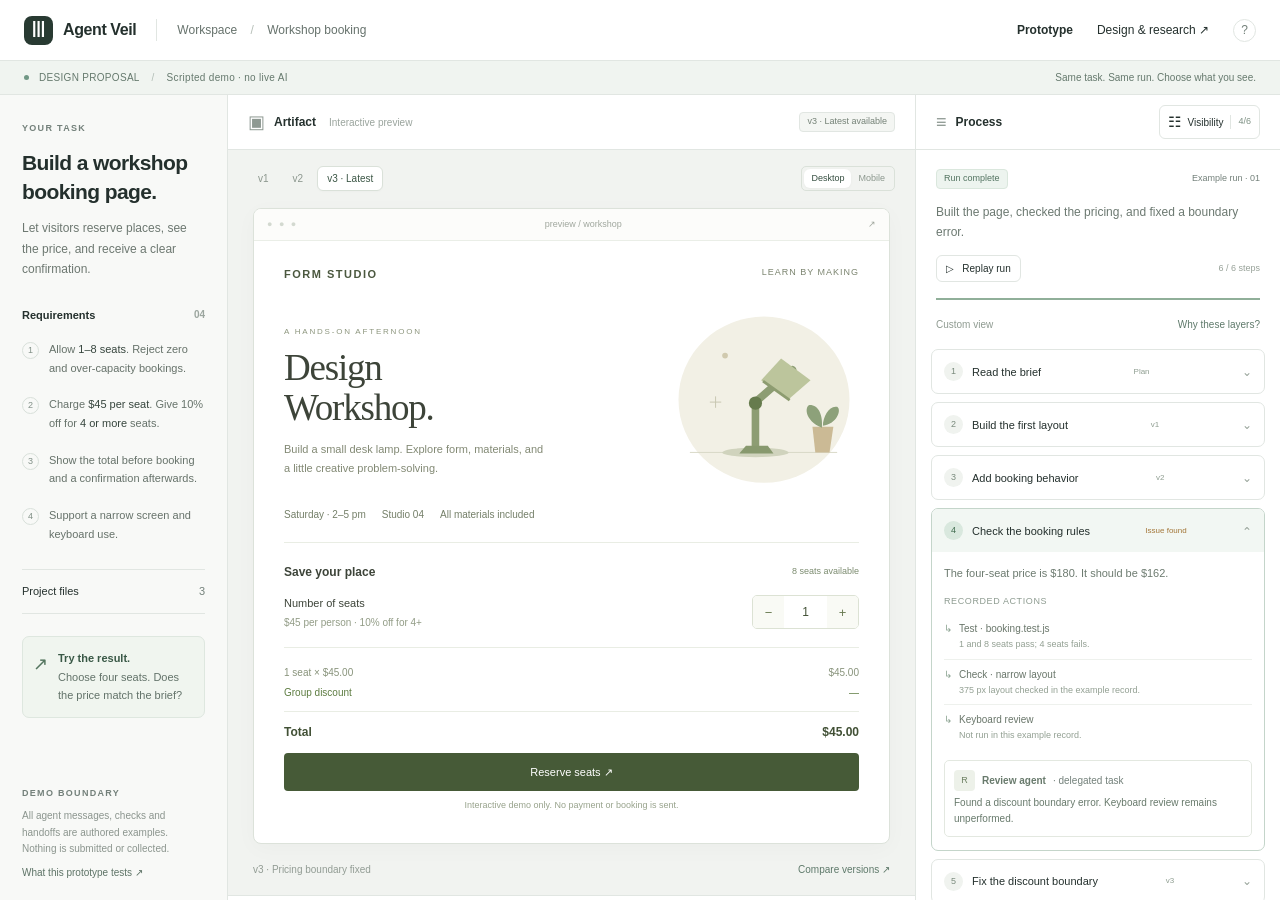
<file: index.html>
<!doctype html>
<html lang="en">
<head>
  <meta charset="utf-8"><meta name="viewport" content="width=device-width,initial-scale=1">
  <meta name="description" content="An interactive Agent Veil design proposal. Explore six kinds of process information while reviewing the same artifact.">
  <title>Agent Veil — Workspace</title>
  <link rel="icon" href="data:image/svg+xml,%3Csvg xmlns='http://www.w3.org/2000/svg' viewBox='0 0 32 32'%3E%3Crect x='4' y='4' width='24' height='24' rx='6' fill='%23263432'/%3E%3Cpath d='M11 10v12M16 10v12M21 10v12' stroke='%23fff' stroke-width='2' opacity='.8'/%3E%3C/svg%3E">
  <link rel="stylesheet" href="styles.css"><script src="app.js" defer></script>
</head>
<body>
  <a class="skip" href="#artifact">Skip to artifact</a>
  <header class="app-header">
    <a class="brand" href="./" aria-label="Agent Veil workspace"><span class="logo" aria-hidden="true">Ⅲ</span><strong>Agent Veil</strong></a>
    <span class="header-divider"></span><span class="workspace-label">Workspace <span class="slash">/</span> Workshop booking</span>
    <nav aria-label="Main navigation"><a class="nav-active" href="./">Prototype</a><a href="research.html">Design & research <span aria-hidden="true">↗</span></a><button class="icon-button" id="help-button" aria-label="How to use this prototype">?</button></nav>
  </header>
  <div class="demo-bar"><span><span class="dot"></span> DESIGN PROPOSAL <span class="bar-separator">/</span> Scripted demo · no live AI</span><span class="demo-note">Same task. Same run. Choose what you see.</span></div>
  <main class="workspace">
    <aside class="task-panel" aria-label="Task and requirements">
      <div class="eyebrow">YOUR TASK</div>
      <h1>Build a workshop <br>booking page.</h1>
      <p class="task-intro">Let visitors reserve places, see the price, and receive a clear confirmation.</p>
      <div class="section-label">Requirements <span>04</span></div>
      <ul class="requirements">
        <li><span class="req-number">1</span><span>Allow <strong>1–8 seats</strong>. Reject zero and over-capacity bookings.</span></li>
        <li><span class="req-number">2</span><span>Charge <strong>$45 per seat</strong>. Give 10% off for <strong>4 or more</strong> seats.</span></li>
        <li><span class="req-number">3</span><span>Show the total before booking and a confirmation afterwards.</span></li>
        <li><span class="req-number">4</span><span>Support a narrow screen and keyboard use.</span></li>
      </ul>
      <details class="project-files"><summary>Project files <span class="muted">3</span></summary><div class="file">▧ &nbsp; brief.md</div><div class="file">▧ &nbsp; booking.js</div><div class="file">▧ &nbsp; booking.test.js</div></details>
      <div class="task-tip"><span class="tip-icon">↗</span><p><strong>Try the result.</strong><br>Choose four seats. Does the price match the brief?</p></div>
      <div class="sidebar-bottom"><span class="tiny-label">DEMO BOUNDARY</span><p>All agent messages, checks and handoffs are authored examples. Nothing is submitted or collected.</p><a href="research.html#scope">What this prototype tests ↗</a></div>
    </aside>
    <section class="artifact-panel" id="artifact" aria-label="Artifact preview">
      <div class="panel-heading"><div><span class="mini-icon">▣</span><strong>Artifact</strong><span class="panel-subtitle">Interactive preview</span></div><span class="version-badge" id="artifact-badge">v3 · Latest</span></div>
      <div class="artifact-toolbar"><div id="version-controls" class="version-controls" aria-label="Artifact version"></div><div class="device-controls" aria-label="Preview size"><button id="desktop-button" class="selected" aria-label="Desktop preview" aria-pressed="true">Desktop</button><button id="mobile-button" aria-label="Mobile preview" aria-pressed="false">Mobile</button></div></div>
      <div id="comparison" hidden></div>
      <div class="preview-stage" id="preview-stage"><div class="preview-frame" id="preview-frame">
        <div class="browser-chrome"><span class="browser-dots">● ● ●</span><span>preview / workshop</span><span aria-hidden="true">↗</span></div>
        <div id="product" class="product"></div>
      </div></div>
      <div class="artifact-footer"><span id="version-caption">v3 · Pricing boundary fixed</span><button id="compare-button" class="text-button">Compare versions ↗</button></div>
      <div class="review-strip"><div><span class="tiny-label">YOUR REVIEW</span><p id="review-copy">Does this version meet the brief?</p></div><div class="review-actions"><button data-review="approve">Looks ready</button><button data-review="inspect">Needs a closer look</button></div></div>
    </section>
    <section class="process-panel" aria-label="Agent process">
      <div class="panel-heading"><div><span class="mini-icon">≡</span><strong>Process</strong></div><button id="visibility-button" class="visibility-button" aria-haspopup="dialog"><span aria-hidden="true">☷</span> Visibility <span id="layer-count">4/6</span></button></div>
      <div class="process-intro"><div class="run-line"><span id="run-state" class="status-pill">Run complete</span><span class="muted">Example run · 01</span></div><p id="process-summary">Built the page, checked the pricing, and fixed a boundary error.</p><div class="playback-controls"><button id="replay-button"><span aria-hidden="true">▷</span> Replay run</button><button id="end-button" class="text-button" hidden>Skip to end</button><span id="replay-count">6 / 6 steps</span></div><div class="progress-track"><div id="progress-fill"></div></div></div>
      <div class="active-view"><span id="view-label">Custom view</span><button id="why-button" class="text-button">Why these layers?</button></div>
      <div id="steps" class="steps"></div>
      <div id="process-empty" class="empty-state" hidden><span aria-hidden="true">◌</span><strong>Process hidden</strong><p>The artifact is still here. Open Visibility to choose the details you want to see.</p><button class="secondary" id="empty-settings">Choose information</button></div>
      <div class="process-footer">Showing a scripted run. A summary is not proof of correctness.</div>
    </section>
  </main>
  <dialog id="visibility-dialog" class="settings-dialog" aria-labelledby="visibility-title">
    <div class="dialog-header"><div><span class="eyebrow">MAKE THE PROCESS VISIBLE</span><h2 id="visibility-title">Choose what you see</h2></div><button class="close-button" data-close aria-label="Close visibility settings">×</button></div>
    <p class="dialog-description">Six kinds of information, adjusted independently. These settings change the display, not the work.</p>
    <div class="preset-field"><label for="preset">Start from a preset</label><select id="preset"><option value="custom">Custom view</option><option value="1">1 · Black box — result only</option><option value="2">2 · Grey box — short status</option><option value="3">3 · Narration — running commentary</option><option value="4">4 · Narration + tools</option><option value="5">5 · Narration + thinking</option><option value="6">6 · Everything</option></select><p>Presets combine information types; they are not a ranking of quality. Version and subagent settings are included in this proposal’s mapping.</p></div>
    <div id="layer-settings"></div>
    <div class="dialog-footer"><button id="reset-layers" class="text-button">Reset to proposed view</button><button class="primary" data-close>Done</button></div>
  </dialog>
  <dialog id="help-dialog" class="help-dialog" aria-labelledby="help-title"><div class="dialog-header"><div><span class="eyebrow">A TWO-MINUTE WALKTHROUGH</span><h2 id="help-title">Review the work, at your pace.</h2></div><button class="close-button" data-close aria-label="Close walkthrough">×</button></div><ol class="walkthrough"><li><strong>Try the artifact.</strong> Choose four seats and reserve them. No actual booking is made.</li><li><strong>Inspect a step.</strong> Open “Check the booking rules” to see what was checked and what was missed.</li><li><strong>Adjust Visibility.</strong> Show reasoning notes, full tool results, or delegated work. The final artifact does not change.</li><li><strong>Compare versions.</strong> v2 and v3 differ at the four-seat discount boundary. Version 1 is a layout draft.</li><li><strong>Replay the run.</strong> Follow the authored sequence from the brief to the finished page.</li></ol><p class="callout">This is an individual design proposal for discussion, not a validated study or a working AI service. Review choices stay in this tab and disappear on reload.</p><a class="inline-link" href="research.html">Read the research behind each layer ↗</a></dialog>
  <div id="toast" class="toast" role="status" aria-live="polite"></div>
</body>
</html>
</file>
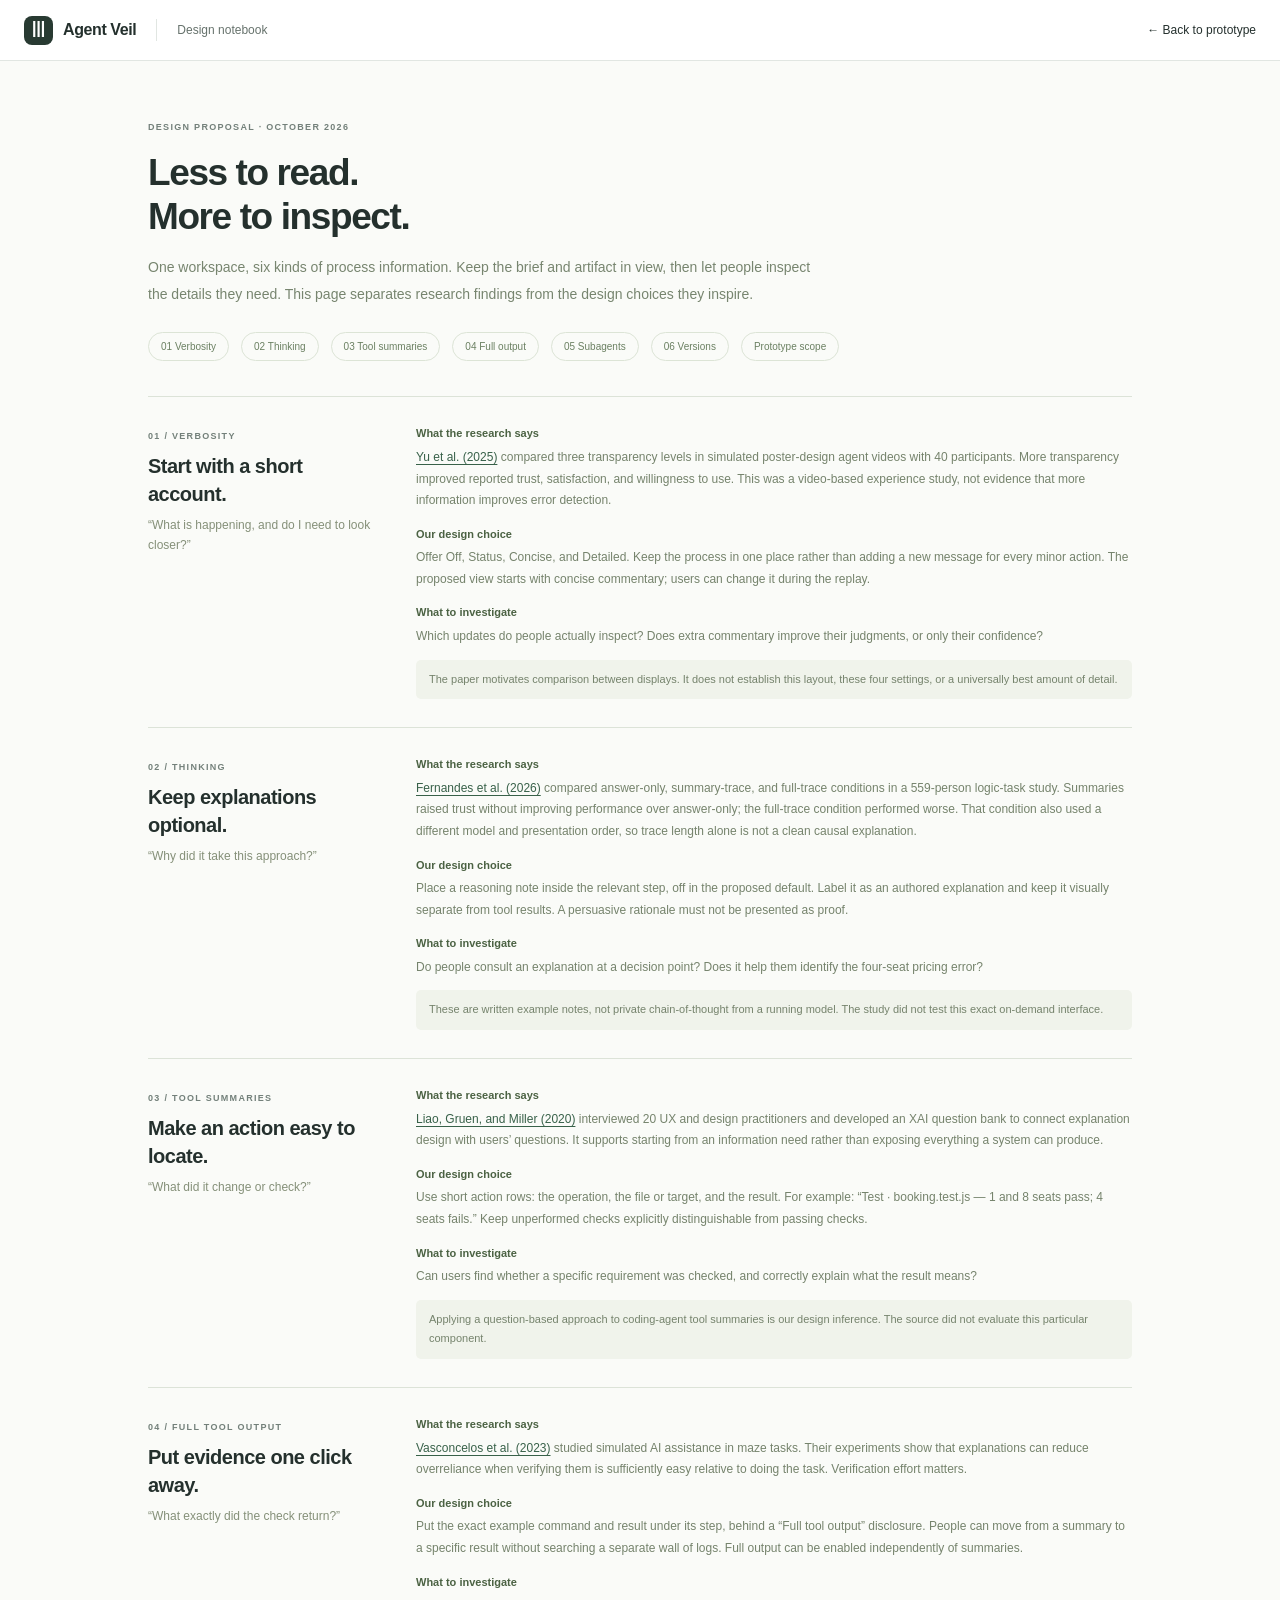
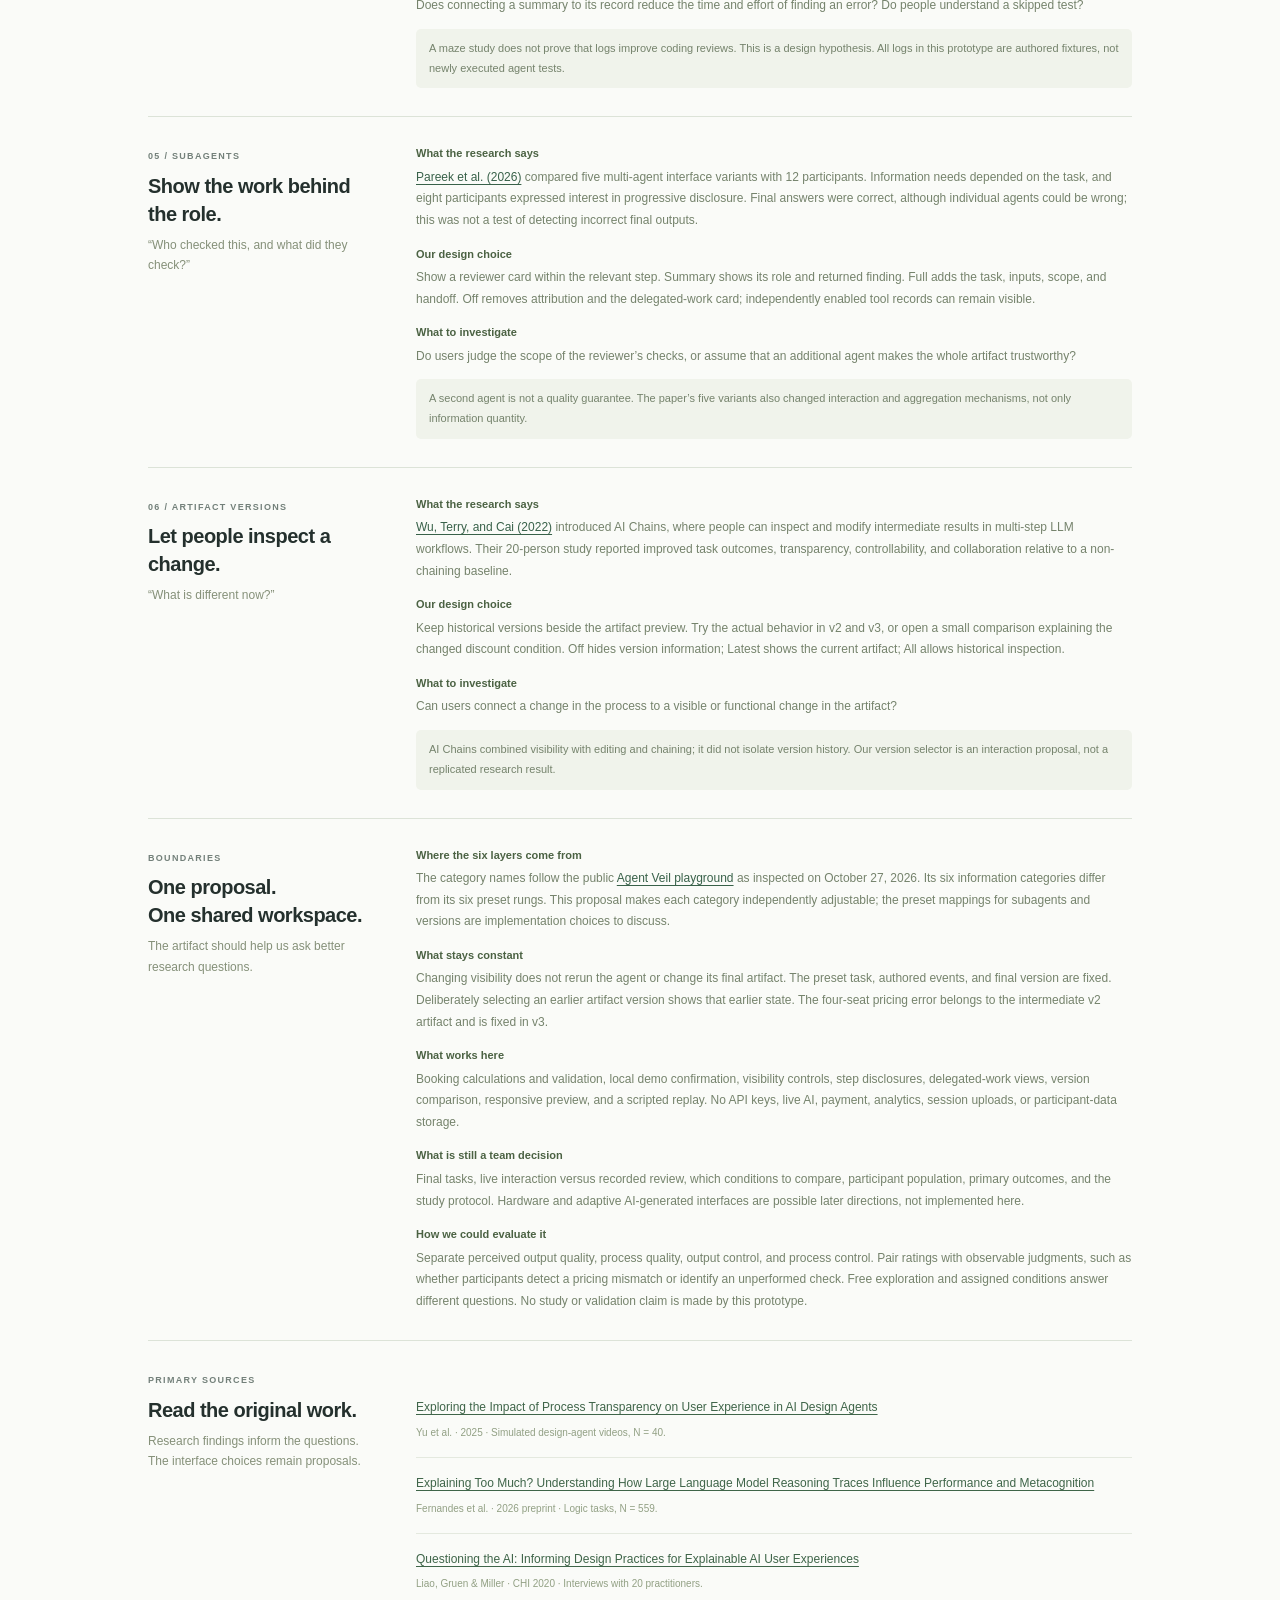
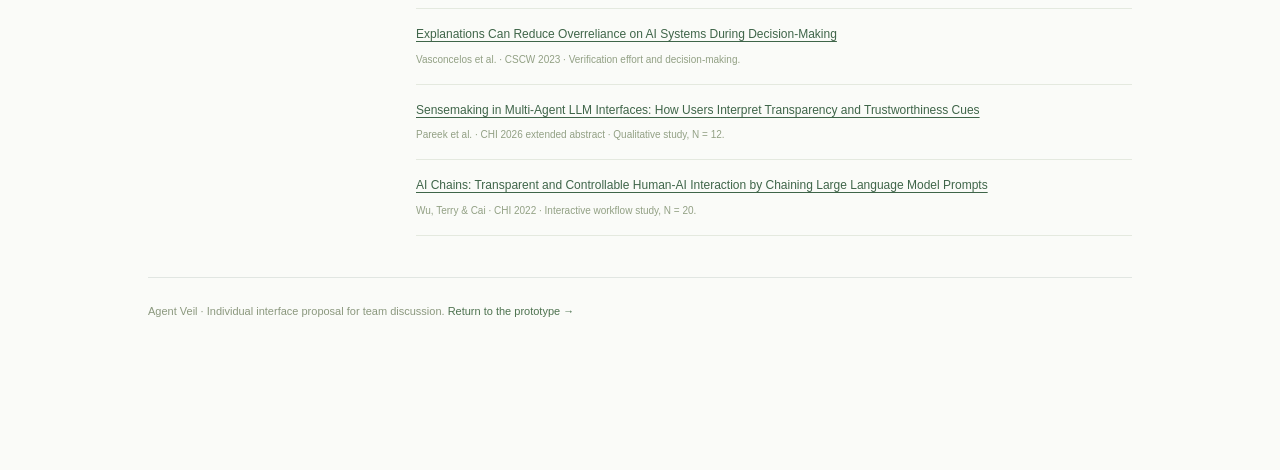
<file: research.html>
<!doctype html><html lang="en"><head><meta charset="utf-8"><meta name="viewport" content="width=device-width,initial-scale=1"><meta name="description" content="The research and design decisions behind six visibility layers in the Agent Veil interface proposal."><title>Design & research — Agent Veil</title><link rel="stylesheet" href="styles.css"></head><body class="research-page">
<header class="app-header"><a class="brand" href="./"><span class="logo" aria-hidden="true">Ⅲ</span><strong>Agent Veil</strong></a><span class="header-divider"></span><span class="workspace-label">Design notebook</span><nav aria-label="Main navigation"><a href="./">← Back to prototype</a></nav></header>
<main class="research-shell">
<div class="research-title"><span class="eyebrow">DESIGN PROPOSAL · OCTOBER 2026</span><h1>Less to read.<br>More to inspect.</h1><p>One workspace, six kinds of process information. Keep the brief and artifact in view, then let people inspect the details they need. This page separates research findings from the design choices they inspire.</p></div>
<div class="research-links"><a href="#verbosity">01 Verbosity</a><a href="#thinking">02 Thinking</a><a href="#tools">03 Tool summaries</a><a href="#full-output">04 Full output</a><a href="#subagents">05 Subagents</a><a href="#versions">06 Versions</a><a href="#scope">Prototype scope</a></div>
<section class="research-card" id="verbosity"><div><span class="eyebrow">01 / VERBOSITY</span><h2>Start with a short account.</h2><p class="question">“What is happening, and do I need to look closer?”</p></div><div><h3>What the research says</h3><p><a href="#ref-yu">Yu et al. (2025)</a> compared three transparency levels in simulated poster-design agent videos with 40 participants. More transparency improved reported trust, satisfaction, and willingness to use. This was a video-based experience study, not evidence that more information improves error detection.</p><h3>Our design choice</h3><p>Offer Off, Status, Concise, and Detailed. Keep the process in one place rather than adding a new message for every minor action. The proposed view starts with concise commentary; users can change it during the replay.</p><h3>What to investigate</h3><p>Which updates do people actually inspect? Does extra commentary improve their judgments, or only their confidence?</p><p class="limit">The paper motivates comparison between displays. It does not establish this layout, these four settings, or a universally best amount of detail.</p></div></section>
<section class="research-card" id="thinking"><div><span class="eyebrow">02 / THINKING</span><h2>Keep explanations optional.</h2><p class="question">“Why did it take this approach?”</p></div><div><h3>What the research says</h3><p><a href="#ref-fernandes">Fernandes et al. (2026)</a> compared answer-only, summary-trace, and full-trace conditions in a 559-person logic-task study. Summaries raised trust without improving performance over answer-only; the full-trace condition performed worse. That condition also used a different model and presentation order, so trace length alone is not a clean causal explanation.</p><h3>Our design choice</h3><p>Place a reasoning note inside the relevant step, off in the proposed default. Label it as an authored explanation and keep it visually separate from tool results. A persuasive rationale must not be presented as proof.</p><h3>What to investigate</h3><p>Do people consult an explanation at a decision point? Does it help them identify the four-seat pricing error?</p><p class="limit">These are written example notes, not private chain-of-thought from a running model. The study did not test this exact on-demand interface.</p></div></section>
<section class="research-card" id="tools"><div><span class="eyebrow">03 / TOOL SUMMARIES</span><h2>Make an action easy to locate.</h2><p class="question">“What did it change or check?”</p></div><div><h3>What the research says</h3><p><a href="#ref-liao">Liao, Gruen, and Miller (2020)</a> interviewed 20 UX and design practitioners and developed an XAI question bank to connect explanation design with users’ questions. It supports starting from an information need rather than exposing everything a system can produce.</p><h3>Our design choice</h3><p>Use short action rows: the operation, the file or target, and the result. For example: “Test · booking.test.js — 1 and 8 seats pass; 4 seats fails.” Keep unperformed checks explicitly distinguishable from passing checks.</p><h3>What to investigate</h3><p>Can users find whether a specific requirement was checked, and correctly explain what the result means?</p><p class="limit">Applying a question-based approach to coding-agent tool summaries is our design inference. The source did not evaluate this particular component.</p></div></section>
<section class="research-card" id="full-output"><div><span class="eyebrow">04 / FULL TOOL OUTPUT</span><h2>Put evidence one click away.</h2><p class="question">“What exactly did the check return?”</p></div><div><h3>What the research says</h3><p><a href="#ref-vasconcelos">Vasconcelos et al. (2023)</a> studied simulated AI assistance in maze tasks. Their experiments show that explanations can reduce overreliance when verifying them is sufficiently easy relative to doing the task. Verification effort matters.</p><h3>Our design choice</h3><p>Put the exact example command and result under its step, behind a “Full tool output” disclosure. People can move from a summary to a specific result without searching a separate wall of logs. Full output can be enabled independently of summaries.</p><h3>What to investigate</h3><p>Does connecting a summary to its record reduce the time and effort of finding an error? Do people understand a skipped test?</p><p class="limit">A maze study does not prove that logs improve coding reviews. This is a design hypothesis. All logs in this prototype are authored fixtures, not newly executed agent tests.</p></div></section>
<section class="research-card" id="subagents"><div><span class="eyebrow">05 / SUBAGENTS</span><h2>Show the work behind the role.</h2><p class="question">“Who checked this, and what did they check?”</p></div><div><h3>What the research says</h3><p><a href="#ref-pareek">Pareek et al. (2026)</a> compared five multi-agent interface variants with 12 participants. Information needs depended on the task, and eight participants expressed interest in progressive disclosure. Final answers were correct, although individual agents could be wrong; this was not a test of detecting incorrect final outputs.</p><h3>Our design choice</h3><p>Show a reviewer card within the relevant step. Summary shows its role and returned finding. Full adds the task, inputs, scope, and handoff. Off removes attribution and the delegated-work card; independently enabled tool records can remain visible.</p><h3>What to investigate</h3><p>Do users judge the scope of the reviewer’s checks, or assume that an additional agent makes the whole artifact trustworthy?</p><p class="limit">A second agent is not a quality guarantee. The paper’s five variants also changed interaction and aggregation mechanisms, not only information quantity.</p></div></section>
<section class="research-card" id="versions"><div><span class="eyebrow">06 / ARTIFACT VERSIONS</span><h2>Let people inspect a change.</h2><p class="question">“What is different now?”</p></div><div><h3>What the research says</h3><p><a href="#ref-wu">Wu, Terry, and Cai (2022)</a> introduced AI Chains, where people can inspect and modify intermediate results in multi-step LLM workflows. Their 20-person study reported improved task outcomes, transparency, controllability, and collaboration relative to a non-chaining baseline.</p><h3>Our design choice</h3><p>Keep historical versions beside the artifact preview. Try the actual behavior in v2 and v3, or open a small comparison explaining the changed discount condition. Off hides version information; Latest shows the current artifact; All allows historical inspection.</p><h3>What to investigate</h3><p>Can users connect a change in the process to a visible or functional change in the artifact?</p><p class="limit">AI Chains combined visibility with editing and chaining; it did not isolate version history. Our version selector is an interaction proposal, not a replicated research result.</p></div></section>
<section class="research-card" id="scope"><div><span class="eyebrow">BOUNDARIES</span><h2>One proposal.<br>One shared workspace.</h2><p class="question">The artifact should help us ask better research questions.</p></div><div><h3>Where the six layers come from</h3><p>The category names follow the public <a href="https://agent-veil-pink.vercel.app/playground" target="_blank" rel="noopener">Agent Veil playground</a> as inspected on October 27, 2026. Its six information categories differ from its six preset rungs. This proposal makes each category independently adjustable; the preset mappings for subagents and versions are implementation choices to discuss.</p><h3>What stays constant</h3><p>Changing visibility does not rerun the agent or change its final artifact. The preset task, authored events, and final version are fixed. Deliberately selecting an earlier artifact version shows that earlier state. The four-seat pricing error belongs to the intermediate v2 artifact and is fixed in v3.</p><h3>What works here</h3><p>Booking calculations and validation, local demo confirmation, visibility controls, step disclosures, delegated-work views, version comparison, responsive preview, and a scripted replay. No API keys, live AI, payment, analytics, session uploads, or participant-data storage.</p><h3>What is still a team decision</h3><p>Final tasks, live interaction versus recorded review, which conditions to compare, participant population, primary outcomes, and the study protocol. Hardware and adaptive AI-generated interfaces are possible later directions, not implemented here.</p><h3>How we could evaluate it</h3><p>Separate perceived output quality, process quality, output control, and process control. Pair ratings with observable judgments, such as whether participants detect a pricing mismatch or identify an unperformed check. Free exploration and assigned conditions answer different questions. No study or validation claim is made by this prototype.</p></div></section>
<section class="research-card" id="references"><div><span class="eyebrow">PRIMARY SOURCES</span><h2>Read the original work.</h2><p class="question">Research findings inform the questions. The interface choices remain proposals.</p></div><ol class="citation-list">
<li id="ref-yu"><a href="https://doi.org/10.1145/3715070.3749256" target="_blank" rel="noopener">Exploring the Impact of Process Transparency on User Experience in AI Design Agents</a><small>Yu et al. · 2025 · Simulated design-agent videos, N = 40.</small></li>
<li id="ref-fernandes"><a href="https://arxiv.org/abs/2605.25856" target="_blank" rel="noopener">Explaining Too Much? Understanding How Large Language Model Reasoning Traces Influence Performance and Metacognition</a><small>Fernandes et al. · 2026 preprint · Logic tasks, N = 559.</small></li>
<li id="ref-liao"><a href="https://arxiv.org/abs/2001.02478" target="_blank" rel="noopener">Questioning the AI: Informing Design Practices for Explainable AI User Experiences</a><small>Liao, Gruen & Miller · CHI 2020 · Interviews with 20 practitioners.</small></li>
<li id="ref-vasconcelos"><a href="https://hci.stanford.edu/publications/2023/xai-cscw-2023.pdf" target="_blank" rel="noopener">Explanations Can Reduce Overreliance on AI Systems During Decision-Making</a><small>Vasconcelos et al. · CSCW 2023 · Verification effort and decision-making.</small></li>
<li id="ref-pareek"><a href="https://saumyapareek.com/papers/chi26a.pdf" target="_blank" rel="noopener">Sensemaking in Multi-Agent LLM Interfaces: How Users Interpret Transparency and Trustworthiness Cues</a><small>Pareek et al. · CHI 2026 extended abstract · Qualitative study, N = 12.</small></li>
<li id="ref-wu"><a href="https://arxiv.org/abs/2110.01691" target="_blank" rel="noopener">AI Chains: Transparent and Controllable Human-AI Interaction by Chaining Large Language Model Prompts</a><small>Wu, Terry & Cai · CHI 2022 · Interactive workflow study, N = 20.</small></li>
</ol></section><footer class="research-footer">Agent Veil · Individual interface proposal for team discussion. <a href="./">Return to the prototype →</a></footer>
</main></body></html>
</file>
<file: styles.css>
:root{--ink:#24302d;--muted:#73807a;--line:#e1e6e2;--paper:#fff;--surface:#f6f8f6;--accent:#286454;--soft:#eaf2ee;--amber:#9a6424;--font:Inter,-apple-system,BlinkMacSystemFont,"Segoe UI",sans-serif}*{box-sizing:border-box}body{margin:0;background:var(--surface);color:var(--ink);font:13px/1.5 var(--font)}button,input,select{font:inherit}button,a,input,select,summary{ -webkit-tap-highlight-color:transparent}button{cursor:pointer;border:1px solid var(--line);background:white;color:var(--ink);border-radius:6px;padding:7px 11px;transition:background .15s,border-color .15s}button:hover{background:#f0f4f1;border-color:#bdcac2}button:disabled{opacity:.45;cursor:default}a{color:inherit;text-decoration:none}a:hover{text-decoration:underline}button:focus-visible,a:focus-visible,summary:focus-visible,input:focus-visible,select:focus-visible{outline:2px solid var(--accent);outline-offset:3px}button.selected,button[aria-pressed=true]{background:var(--soft);color:var(--accent);border-color:#bdd1c6}h1,h2,h3,p{margin:0}strong{font-weight:600}[hidden]{display:none!important}.muted{color:var(--muted)}.skip{position:fixed;top:-60px;left:12px;z-index:100;background:white;padding:12px}.skip:focus{top:10px}.app-header{height:61px;background:white;display:flex;align-items:center;gap:20px;padding:0 24px;border-bottom:1px solid var(--line)}.brand{display:flex;align-items:center;gap:10px;font-size:16px;letter-spacing:-.4px;white-space:nowrap}.logo{display:grid;place-items:center;background:#283a32;color:#fff;font-size:22px;width:29px;height:29px;border-radius:8px;line-height:1;letter-spacing:-3px;padding-right:3px}.header-divider{height:22px;width:1px;background:var(--line)}.workspace-label{color:#66726c;font-size:12px}.slash{color:#b6bfb8;padding:0 10px}.app-header nav{margin-left:auto;display:flex;align-items:center;gap:24px;font-size:12px}.nav-active{font-weight:600}.icon-button{padding:0;border-radius:50%;width:23px;height:23px;color:var(--muted);font-size:12px}.demo-bar{height:34px;display:flex;align-items:center;justify-content:space-between;padding:0 24px;font-size:10px;background:#f0f4f0;color:#65796d;border-bottom:1px solid var(--line);letter-spacing:.3px}.dot{width:5px;height:5px;display:inline-block;border-radius:50%;background:#719785;margin:0 7px 1px 0}.bar-separator{padding:0 9px;color:#b1bdb5}.demo-note{letter-spacing:0}.workspace{display:grid;grid-template-columns:228px minmax(390px,1fr) 365px;height:calc(100vh - 95px);min-height:680px}.task-panel{padding:27px 22px 19px;border-right:1px solid var(--line);display:flex;flex-direction:column;overflow-y:auto;background:#f8f9f7}.eyebrow,.tiny-label{font-size:9px;font-weight:600;letter-spacing:1.3px;color:var(--muted)}h1{font-size:21px;line-height:1.4;letter-spacing:-.6px;margin:12px 0}.task-intro{color:#6d7871;font-size:12px;line-height:1.7}.section-label{display:flex;justify-content:space-between;margin:28px 0 16px;font-size:11px;font-weight:600}.section-label>span{color:#9ca69f;font-size:10px}.requirements{padding:0;margin:0;list-style:none}.requirements li{display:flex;gap:10px;font-size:11px;line-height:1.7;margin-bottom:18px;color:#66726a}.requirements strong{color:#36453d;font-weight:500}.req-number{border:1px solid #d8e0da;border-radius:50%;width:17px;height:17px;flex:0 0 17px;font-size:9px;text-align:center;margin-top:2px;color:#819087}.project-files{border-top:1px solid var(--line);border-bottom:1px solid var(--line);padding:13px 0;margin-top:8px;font-size:11px}.project-files summary{cursor:pointer;font-weight:500;display:flex;justify-content:space-between}.file{padding:7px 0 0;color:#7c8780;font-family:ui-monospace,monospace;font-size:10px}.task-tip{display:flex;gap:10px;border:1px solid #dee7df;background:#f0f5ef;border-radius:7px;padding:12px 10px;margin-top:22px;font-size:11px;line-height:1.7;color:#627269}.task-tip strong{color:#395846}.tip-icon{font-size:18px;color:#557660}.sidebar-bottom{margin-top:auto;padding-top:30px;color:#8b958e;font-size:10px;line-height:1.65}.sidebar-bottom p{margin:7px 0}.sidebar-bottom a{color:#5d7366;font-size:10px}.panel-heading{height:55px;display:flex;align-items:center;justify-content:space-between;padding:0 20px;border-bottom:1px solid var(--line);background:white;flex-shrink:0}.panel-heading>div{display:flex;align-items:center;gap:9px}.mini-icon{font-size:18px;color:#8e9992}.panel-heading strong{font-size:12px}.panel-subtitle{font-size:10px;color:#9aa49d;margin-left:4px}.version-badge{font-size:9px;background:#f4f6f3;border:1px solid var(--line);padding:2px 7px;border-radius:4px;color:#748176}.artifact-panel{display:flex;flex-direction:column;min-width:0;overflow-y:auto;background:#f1f3f0}.artifact-toolbar{display:flex;align-items:center;justify-content:space-between;gap:12px;padding:12px 20px;min-height:57px}.version-controls{display:flex;gap:4px}.version-controls button{background:transparent;border-color:transparent;padding:4px 9px;font-size:10px;color:#8c978e}.version-controls button.selected{background:white;color:#3b5645;border-color:#dae1d9;box-shadow:0 1px 2px #00000005}.device-controls{display:flex;border:1px solid #dae1d9;border-radius:5px;padding:2px}.device-controls button{font-size:9px;padding:3px 7px;border:0;background:transparent;color:#8a968c}.device-controls button.selected{background:#fff;box-shadow:0 1px 3px #00000009;color:#354e40}.preview-stage{flex:1;min-height:480px;padding:1px 25px 15px;display:flex;justify-content:center;align-items:flex-start}.preview-frame{background:white;max-width:760px;width:100%;border:1px solid #dce2da;border-radius:8px;box-shadow:0 5px 22px #24302d07;overflow:hidden;transition:max-width .25s}.preview-stage.mobile .preview-frame{max-width:330px}.browser-chrome{height:32px;display:flex;align-items:center;justify-content:space-between;padding:0 13px;background:#fcfcfa;border-bottom:1px solid #eaeee7;font-size:9px;color:#a0a79e}.browser-dots{font-size:9px;letter-spacing:2px;color:#d3d9d0}.product{padding:25px 30px 30px;color:#3d4439;font-family:var(--font)}.product-top{display:flex;justify-content:space-between;font-size:9px;letter-spacing:1px;color:#7b846f}.product-top strong{font-size:11px;color:#4b583f;letter-spacing:1.5px}.product-hero{display:grid;grid-template-columns:1.3fr 1fr;align-items:center;margin:26px 0 18px;gap:8px}.product h2{font-family:Georgia,"Times New Roman",serif;font-size:37px;font-weight:400;line-height:1.08;letter-spacing:-1.2px;margin:9px 0 12px}.product-desc{font-size:11px;color:#828974;max-width:260px;line-height:1.7}.product-art{width:100%;max-width:190px;justify-self:end}.product-tag{font-size:8px;letter-spacing:1.8px;color:#8d967e}.event-meta{display:flex;gap:16px;font-size:10px;color:#747f68;border-bottom:1px solid #e9ede4;padding:0 0 20px}.booking-form{margin-top:20px}.booking-title{font-size:12px;font-weight:600;margin-bottom:14px;display:flex;justify-content:space-between;align-items:center}.availability{font-size:9px;color:#7b8b6f;font-weight:400}.seat-row{display:flex;justify-content:space-between;align-items:center;gap:12px}.seat-row label{font-size:11px;font-weight:500}.seat-row small{display:block;color:#929c86;font-size:10px;margin-top:3px}.stepper{display:flex;align-items:center;border:1px solid #dce2d4;border-radius:5px;overflow:hidden}.stepper button{border:0;background:#f9faf5;border-radius:0;width:31px;height:32px;padding:0;color:#697b52}.stepper input{width:43px;border:0;text-align:center;font-size:12px;-moz-appearance:textfield;appearance:textfield;color:#435237;outline-offset:-2px}.stepper input::-webkit-inner-spin-button{display:none}.price-lines{border-top:1px solid #e9ede4;margin-top:17px;padding-top:12px;font-size:10px;color:#88937b}.price-lines>div{display:flex;justify-content:space-between;margin:5px 0}.price-lines .total{font-size:12px;color:#415035;border-top:1px solid #e9ede4;margin:11px 0 12px;padding-top:11px;font-weight:600}.price-lines .discount{color:#5d7c41}.reserve{background:#465a37;color:white;border:0;width:100%;font-size:11px;padding:11px;border-radius:4px}.reserve:hover{background:#344829}.product .disclaimer{font-size:9px;color:#98a38c;text-align:center;margin-top:8px}.booking-message{font-size:11px;padding:10px;margin-top:12px;background:#eff5e7;color:#486232;border:1px solid #d5e3c8;border-radius:4px}.booking-message.error{color:#966126;background:#fdf6eb;border-color:#f0dfc4}.draft-note{padding:9px 11px;background:#f6f0e4;font-size:10px;color:#9c7b46;margin-bottom:12px;border-radius:4px}.product.compact .product-hero{grid-template-columns:1fr}.product.compact .product-art{display:none}.product.compact h2{font-size:33px}.product.compact{padding:23px}.product.compact .event-meta{gap:10px;font-size:9px;flex-wrap:wrap}.artifact-footer{display:flex;align-items:center;justify-content:space-between;padding:0 25px 15px;font-size:10px;color:#929c94}.text-button{border:0;background:transparent;padding:3px 0;font-size:10px;color:#5e796a;border-radius:3px}.text-button:hover{background:transparent;text-decoration:underline}.review-strip{background:white;border-top:1px solid var(--line);padding:15px 20px;display:flex;align-items:center;justify-content:space-between;gap:10px}.review-strip p{font-size:11px;color:#77867c;margin-top:4px}.review-actions{display:flex;gap:6px}.review-actions button{font-size:10px;white-space:nowrap;padding:6px 8px}.process-panel{border-left:1px solid var(--line);background:#fff;display:flex;flex-direction:column;min-width:0;overflow-y:auto}.visibility-button{font-size:10px;padding:5px 8px;display:flex;gap:7px;align-items:center}.visibility-button span:first-child{font-size:15px}.visibility-button span:last-child{font-size:9px;color:#7e9184;border-left:1px solid var(--line);padding-left:7px}.process-intro{padding:19px 20px 14px}.run-line{display:flex;align-items:center;justify-content:space-between;font-size:9px}.status-pill{color:#537461;background:#edf4ef;border:1px solid #dae7dd;font-size:9px;border-radius:4px;padding:2px 7px}.process-intro p{font-size:12px;line-height:1.7;color:#6c7971;margin:13px 0}.playback-controls{display:flex;align-items:center;gap:12px}.playback-controls>button:first-child{font-size:10px;padding:5px 9px}.playback-controls>span{font-size:9px;color:#97a198;margin-left:auto}.progress-track{height:2px;background:#eef2ed;margin-top:16px}.progress-track>div{background:#90af99;height:100%;transition:width .3s}.active-view{display:flex;justify-content:space-between;align-items:center;padding:0 20px 14px;font-size:10px;color:#8f9b91}.steps{padding:0 15px 20px}.step{border:1px solid var(--line);border-radius:7px;margin-bottom:8px;overflow:hidden;background:#fff}.step>summary{display:flex;align-items:center;gap:9px;padding:12px;list-style:none;cursor:pointer;font-size:11px;font-weight:500}.step>summary::-webkit-details-marker{display:none}.step>summary:after{content:'⌄';font-size:12px;color:#96a298;margin-left:auto}.step[open]>summary:after{transform:rotate(180deg)}.step[open]{border-color:#c4d5ca}.step[open]>summary{background:#f2f7f3}.step-index{width:19px;height:19px;border-radius:50%;background:#f0f3ef;font-size:9px;color:#78897b;display:grid;place-items:center;flex-shrink:0}.step[open] .step-index{background:#d9e8de;color:#416c50}.step-tag{font-size:8px;color:#8e9d90;margin-left:auto;white-space:nowrap;font-weight:400}.step-tag.warn{color:#a37638}.step-content{padding:2px 12px 13px}.narration{color:#6d7b70;font-size:11px;line-height:1.7;margin:10px 0}.info-block{margin-top:12px}.info-heading{font-size:9px;color:#8e9c91;letter-spacing:.6px;text-transform:uppercase;margin-bottom:6px;display:flex;align-items:center;justify-content:space-between}.info-heading a{font-size:9px;letter-spacing:0;text-transform:none}.tool-row{display:flex;gap:7px;border-bottom:1px solid #eef1ed;padding:7px 0;font-size:10px;color:#69766a;align-items:flex-start}.tool-row:last-child{border:0}.tool-symbol{color:#8fa695;font-size:10px;line-height:1.6}.tool-result{display:block;color:#93a093;font-size:9px;margin-top:2px}.reasoning-note{background:#f6f7f5;border-left:2px solid #c8d2c8;padding:9px 10px;font-size:10px;color:#7f887c;line-height:1.7}.reasoning-note small{display:block;font-size:8px;color:#a2a99b;margin-top:6px}.raw-details{margin-top:10px;border:1px solid #e1e7df;border-radius:4px}.raw-details>summary{font-size:10px;padding:7px 9px;cursor:pointer;color:#5f7364}.raw-details pre{font-family:ui-monospace,SFMono-Regular,Consolas,monospace;font-size:9px;line-height:1.8;background:#f8faf6;color:#657363;padding:10px;margin:0;white-space:pre-wrap;overflow-wrap:anywhere}.agent-card{margin-top:10px;border:1px solid #e3e8e0;border-radius:5px;padding:9px;font-size:10px;color:#687a6c}.agent-title{display:flex;gap:7px;align-items:center;margin-bottom:4px}.agent-avatar{border-radius:4px;background:#edf1e9;font-size:9px;width:21px;height:21px;display:grid;place-items:center;color:#6d8062}.agent-card p{font-size:10px;line-height:1.6}.agent-record{border-top:1px solid #e9ede5;margin-top:7px;padding-top:7px;color:#8b988a}.finding{padding:8px 9px;margin-top:10px;background:#fcf7ee;border-left:2px solid #d9bd89;font-size:10px;color:#927443;line-height:1.6}.check-result{font-size:10px;margin:8px 0;color:#778a76}.empty-state{padding:40px 30px;text-align:center;display:flex;flex-direction:column;align-items:center;gap:13px;color:#859687}.empty-state>span{font-size:34px;color:#becbbe}.empty-state p{font-size:11px;line-height:1.7}.process-footer{margin-top:auto;border-top:1px solid #eef1ed;padding:12px 20px;font-size:9px;color:#9ba69b}.comparison-box{margin:0 25px 16px;padding:13px 15px;background:white;border:1px solid #dbe5dc;border-radius:6px}.comparison-box h3{font-size:11px;margin-bottom:8px}.comparison-grid{display:grid;grid-template-columns:1fr 1fr;gap:15px;font-size:10px;color:#75836f}.comparison-grid strong{display:block;color:#4c624a;font-size:14px;margin:4px 0}.comparison-box p{font-size:9px;color:#97a28f;margin-top:9px}.comparison-box code{font-size:10px}.primary{background:#2d604e;border-color:#2d604e;color:white}.primary:hover{background:#244e40;border-color:#244e40}.secondary{font-size:11px}dialog{border:1px solid #d9e1da;border-radius:12px;box-shadow:0 24px 80px #1d342330;padding:0;color:var(--ink);max-width:calc(100% - 28px);max-height:90vh}dialog::backdrop{background:#26382d38;backdrop-filter:blur(3px)}.settings-dialog{width:610px}.dialog-header{padding:25px 26px 8px;display:flex;align-items:flex-start;justify-content:space-between;gap:20px}.dialog-header h2{font-size:22px;letter-spacing:-.6px;margin-top:5px}.close-button{font-size:23px;padding:0 5px;border:0;color:#8c9b8d;line-height:1}.dialog-description{padding:0 26px;color:#7a897b;font-size:12px;line-height:1.7}.preset-field{margin:18px 26px;padding:13px 15px;background:#f4f7f3;border-radius:7px}.preset-field label{display:block;font-size:10px;font-weight:600;margin-bottom:6px}.preset-field select{width:100%;padding:8px;border:1px solid #d6e1d6;border-radius:4px;background:white;font-size:11px;color:#5d725e}.preset-field p{font-size:9px;color:#899887;margin-top:8px;line-height:1.6}.layer-setting{margin:0 26px;border-bottom:1px solid #ebefe8;padding:12px 0;display:grid;grid-template-columns:1fr auto;gap:10px;align-items:center}.layer-setting strong{display:block;font-size:11px;font-weight:600}.layer-setting p{font-size:10px;color:#899586;margin-top:3px;max-width:290px}.layer-setting a{font-size:9px;color:#648169;margin-top:3px;display:inline-block}.segmented{display:flex;border:1px solid #dce4d8;border-radius:5px;padding:2px;gap:1px}.segmented button{font-size:9px;border:0;padding:5px 7px;background:transparent}.segmented button[aria-pressed=true]{background:#e8f0e6;color:#3f6a48}.dialog-footer{padding:19px 26px;display:flex;align-items:center;justify-content:space-between;position:sticky;bottom:0;background:white;border-top:1px solid #edf0e9}.help-dialog{width:520px;padding-bottom:25px}.walkthrough{padding:0 27px 0 47px;color:#788773;font-size:12px;line-height:1.8}.walkthrough li{margin:13px 0;padding-left:4px}.walkthrough strong{color:#3f573e}.callout{font-size:11px;background:#f4f6f0;color:#7b886f;padding:13px 15px;margin:18px 26px;line-height:1.7;border-radius:6px}.inline-link{display:inline-block;margin:0 26px;color:#597c54;font-size:11px}.toast{position:fixed;bottom:22px;left:50%;transform:translate(-50%,15px);background:#2a3e30;color:white;padding:11px 19px;border-radius:7px;font-size:12px;opacity:0;pointer-events:none;transition:.2s;z-index:100;max-width:90vw}.toast.visible{opacity:1;transform:translate(-50%,0)}
/* Research notebook */
.research-page{background:#fafbf8}.research-shell{max-width:1040px;margin:55px auto;padding:0 28px 70px}.research-title{max-width:670px}.research-title h1{font-size:37px;line-height:1.2;letter-spacing:-1.4px;margin:15px 0}.research-title p{font-size:14px;line-height:1.9;color:#77856f}.research-links{display:flex;gap:12px;flex-wrap:wrap;margin:25px 0 35px}.research-links a{border:1px solid #dce4d6;border-radius:20px;padding:6px 12px;font-size:10px;color:#6b8062}.research-card{scroll-margin-top:25px;border-top:1px solid #dce3d8;padding:28px 0;display:grid;grid-template-columns:230px 1fr;gap:38px}.research-card h2{font-size:20px;letter-spacing:-.5px;line-height:1.4;margin:7px 0}.research-card .question{font-size:12px;color:#859079;line-height:1.7}.research-card h3{font-size:11px;color:#4b6243;margin:14px 0 5px}.research-card h3:first-child{margin-top:0}.research-card p,.research-card li{color:#75836c;font-size:12px;line-height:1.8}.research-card a{color:#386149;text-decoration:underline;text-underline-offset:3px}.research-card .limit{background:#f0f3eb;border-radius:5px;padding:10px 13px;margin-top:12px;font-size:11px}.research-card ul{padding-left:18px}.citation-list{counter-reset:cit;padding:0;list-style:none}.citation-list li{padding:15px 0;border-bottom:1px solid #e4e9df;font-size:12px;color:#708267}.citation-list a{color:#3f6549;text-decoration:underline}.citation-list small{display:block;margin-top:5px;color:#92a084}.scope-grid{display:grid;grid-template-columns:1fr 1fr;gap:28px}.scope-grid h3{font-size:13px}.research-footer{border-top:1px solid var(--line);padding:25px 0;color:#8b987e;font-size:11px}.research-footer a{color:#4d724f}
@media(min-width:1500px){.workspace{grid-template-columns:250px minmax(480px,1fr) 410px}.task-panel{padding:32px 27px}.panel-heading{padding:0 24px}.process-intro{padding:22px 24px 16px}.steps{padding:0 20px 20px}.product{padding:30px 38px 32px}.product h2{font-size:42px}.preview-stage{padding:5px 35px 20px}.product-hero{margin:30px 0 24px}}
@media(max-width:1100px){.workspace{grid-template-columns:185px minmax(330px,1fr) 320px}.task-panel{padding:22px 15px}.task-panel h1{font-size:18px}.panel-subtitle{display:none}.preview-stage{padding:0 14px 12px}.product{padding:22px}.product h2{font-size:30px}.product-hero{grid-template-columns:1fr .7fr}.review-strip{align-items:flex-start;flex-direction:column}.artifact-toolbar{padding:12px 13px}.artifact-footer{padding:0 14px 12px}.panel-heading{padding:0 15px}.process-intro{padding:18px 15px 14px}.active-view{padding-left:15px;padding-right:15px}}
@media(max-width:880px){.workspace{grid-template-columns:minmax(0,1fr) 335px;height:auto;min-height:0}.task-panel{grid-column:1/-1;display:block;border-bottom:1px solid var(--line);border-right:0;padding:20px 24px}.task-panel h1 br{display:none}.task-panel h1{margin:6px 0;font-size:20px}.task-panel .task-intro{max-width:600px}.section-label{margin:15px 0 10px}.requirements{display:grid;grid-template-columns:1fr 1fr;gap:5px 24px}.requirements li{margin-bottom:7px}.project-files,.task-tip,.sidebar-bottom{display:none}.process-panel,.artifact-panel{min-height:740px;overflow:visible}.workspace-label{display:none}.header-divider{display:none}.app-header{padding:0 20px}.demo-bar{padding:0 20px}.demo-note{display:none}.product-hero{grid-template-columns:1fr}.product-art{display:none}.preview-stage{min-height:500px}.research-card{grid-template-columns:190px 1fr;gap:25px}}
@media(max-width:650px){.app-header{padding:0 15px;gap:10px;height:57px}.brand{font-size:14px}.app-header nav{gap:14px;font-size:10px}.app-header nav .nav-active{display:none}.workspace{display:flex;flex-direction:column}.task-panel{padding:20px}.requirements{gap:5px 15px}.artifact-panel{min-height:0}.preview-stage{min-height:0;padding:5px 15px 18px}.product{padding:25px}.product-hero{grid-template-columns:1.2fr .8fr}.product-art{display:block}.product h2{font-size:34px}.process-panel{min-height:350px;border-left:0;border-top:1px solid var(--line);overflow:visible}.process-intro{padding:20px}.steps{padding:0 20px 20px}.active-view{padding:0 20px 15px}.review-strip{flex-direction:row;align-items:center;padding:15px}.review-actions{flex-direction:column;gap:4px}.review-actions button{padding:5px 7px}.layer-setting{grid-template-columns:1fr;margin:0 20px;gap:9px}.segmented{justify-self:start}.dialog-header{padding:22px 20px 8px}.dialog-description{padding:0 20px}.preset-field{margin:15px 20px}.research-shell{margin:30px auto;padding:0 20px 40px}.research-title h1{font-size:31px}.research-card{grid-template-columns:1fr;gap:16px}.scope-grid{grid-template-columns:1fr;gap:15px}.research-links{gap:7px}.demo-bar{font-size:9px;padding:0 15px}.demo-bar .bar-separator{padding:0 5px}.artifact-footer{padding:0 16px 14px}.comparison-box{margin:0 15px 15px}.comparison-grid{gap:10px}.toast{font-size:11px}}
@media(prefers-reduced-motion:reduce){*{scroll-behavior:auto!important;transition:none!important;animation:none!important}}

.preview-stage{flex:1 0 auto}.artifact-footer,.review-strip{flex-shrink:0}
</file>
